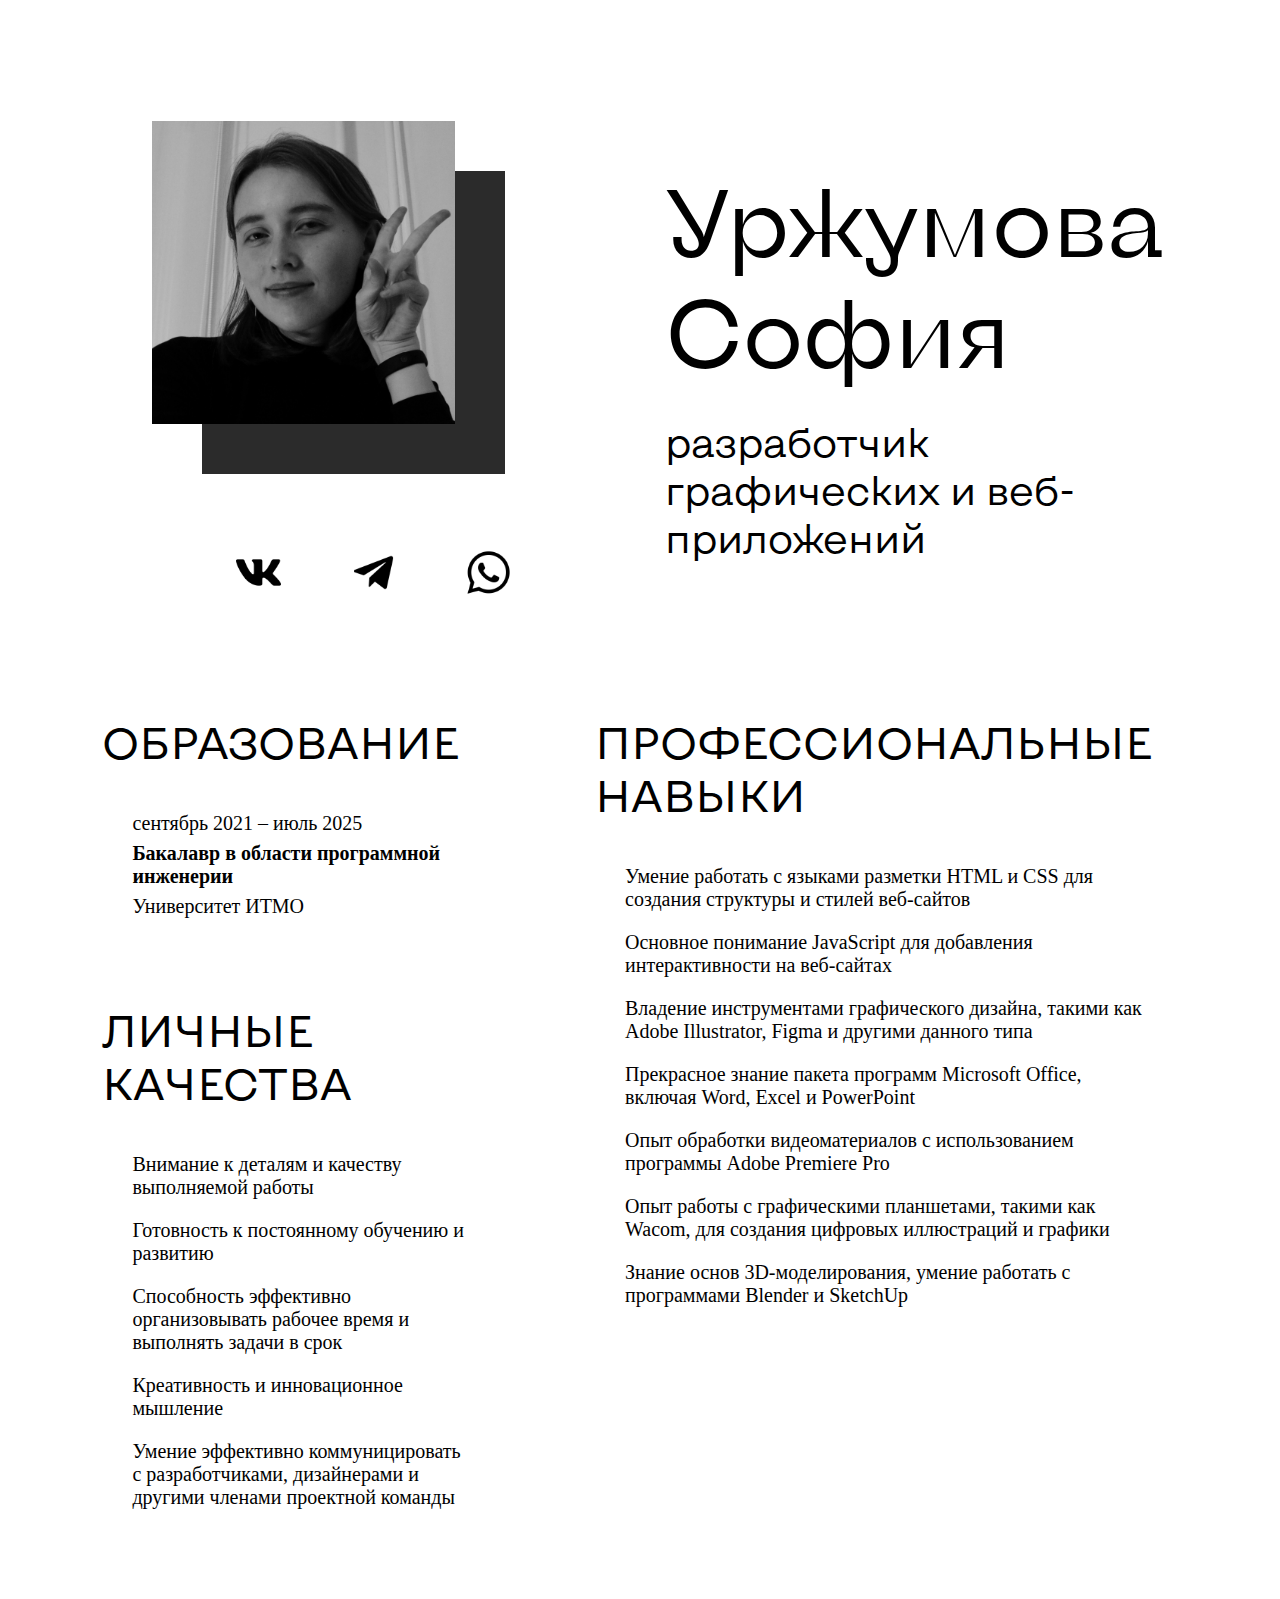
<file: index.html>
<!DOCTYPE html>
<html lang="en">

<head>
    <meta charset="UTF-8">
    <meta http-equiv="X-UA-Compatible" content="IE=edge">
    <meta name="viewport" content="width=device-width, initial-scale=1.0">
    <link rel="stylesheet" href="style.css" type="text/css" />
    <title>My Resume</title>
</head>

<body>
    <header>
       <div class="my_photo">
                <picture>
                    <source media="(min-width: 1536px)" srcset="pic1-3x.jpg 1x" type="image/jpeg">
                    <source media="(min-width: 1024px)" srcset="pic1-2x.jpg 1x, pic1-3x.jpg 2x" type="image/jpeg">
                    <source media="(min-width: 480px)" srcset="pic1-1x.jpg 1x, pic1-2x.jpg 2x, pic1-3x.jpg 3x" type="image/jpeg">
                    <img src="pic1.jpg" alt="#" id="picture1">
                </picture>
            <div class="icon">
                <form action="https://vk.com/urzhumovas" target="_blank" class="btn">
                    <button id="vk">
                        <img src="vk.png" class="image">
                    </button>
                </form>
                <form action="https://t.me/arasarnde" target="_blank" class="btn">
                    <button id="tg">
                        <img src="telegram.png" class="image">
                    </button>
                </form>
                <form action="https://wa.me/79777397069" target="_blank" class="btn">
                    <button id="wa">
                        <img src="whatsapp.png" class="image">
                    </button>
                </form>
            </div>
        </div>
        <div class="my_name">
            <p class="font1">Уржумова</p>
            <p class="font1">София</p>
            <p class="font3">разработчик графических и веб-приложений</p>
        </div>
   </header>
   <main>
       <section class="sec1">
            <div class="education">
                <p class="font2">ОБРАЗОВАНИЕ</p>
                <p class="text">сентябрь 2021 – июль 2025</p>
                <p class="fontBold">Бакалавр в области программной инженерии</p>
                <p class="text">Университет ИТМО</p>
            </div>
            <div class="soft-skills">
                <p class="font2">ЛИЧНЫЕ КАЧЕСТВА</p>
                <p class="text">Внимание к деталям и качеству выполняемой работы</p>
                <p class="text">Готовность к постоянному обучению и развитию</p>
                <p class="text">Способность эффективно организовывать рабочее время и выполнять задачи в срок</p>
                <p class="text">Креативность и инновационное мышление</p>
                <p class="text">Умение эффективно коммуницировать с разработчиками, дизайнерами и другими членами проектной команды</p>
            </div>
        </section>

        <section class="sec2">
            <p class="font2">ПРОФЕССИОНАЛЬНЫЕ НАВЫКИ</p>
            <p class="text">Умение работать с языками разметки HTML и CSS для создания структуры и стилей веб-сайтов</p>
            <p class="text">Основное понимание JavaScript для добавления интерактивности на веб-сайтах</p>
            <p class="text">Владение инструментами графического дизайна, такими как Adobe Illustrator, Figma и другими данного типа</p>
            <p class="text">Прекрасное знание пакета программ Microsoft Office, включая Word, Excel и PowerPoint</p>
            <p class="text">Опыт обработки видеоматериалов с использованием программы Adobe Premiere Pro</p>
            <p class="text">Опыт работы с графическими планшетами, такими как Wacom, для создания цифровых иллюстраций и графики</p>
            <p class="text">Знание основ 3D-моделирования, умение работать с программами Blender и SketchUp</p>
        </section>
    </main>
</body>
</html>
</file>
<file: style.css>
body {
    background-color: white;
    margin-left: 0px;
    margin-top: 0px;
    margin-right: 0px;
}

main {
    margin-top: 70px;
    margin-bottom: 70px;
    display: flex;
    flex-direction: row;
    width: 100%;
}

header {
    margin-top: 20px;
    display: flex;
    flex-direction: row;
    width: 100%;
}

.me {
    width: 100%;
    display: flex;
    flex-direction: row;
}

.my_name {
    margin-left: 160px;
    margin-top: 45px;
}

.my_photo {
    width: 50%;
}

#picture1{
    width: 60%;
    margin-top: 20%;
    margin-bottom: 10%;
    margin-left: 30%;
    box-shadow: 50px 50px rgba(19, 19, 19, 0.899);
}

@font-face {
	font-family: 'KyivTypeSans'; 
	src: url(KyivTypeSansRegular-.otf); 
}

@font-face {
	font-family: 'KyivTypeBold'; 
	src: url(KyivTypeSansBold.otf); 
}

@font-face {
	font-family: 'KyivTypeSans2'; 
	src: url(KyivTypeSansRegular.otf); 
}

.font1 {
    font-family: 'KyivTypeSans';
    color: #000;
    font-size: 96px;
    font-style: normal;
    font-weight: 350;
    margin-bottom: -100px;
}

.font2 {
    font-family: 'KyivTypeSans2';
    color: #000;
    font-size: 44px;
    font-style: normal;
    font-weight: 350;
}

.font3 {
    font-family: 'KyivTypeSans2';
    color: #000;
    font-size: 40px;
    font-style: normal;
    font-weight: 200;
    margin-top: 130px;
    width: 80%;
}

.fontBold {
    font-family: 'Century gothic';
    color: #000;
    font-size: 20px;
    font-weight: bold;
    margin-left: 30px;
    margin-top: -13px;
    margin-bottom: -13px;
}

.text {
    font-family: 'Century gothic';
    color: #000;
    font-size: 20px;
    font-style: normal;
    font-weight: 200;
    margin-left: 30px;
}

span.bold {
    font-weight: bold;
}

.sec1 {
   margin-left: 8%; 
   margin-right: 10%;
}

.sec2 {
    margin-right: 10%;
}

#tg, #wa, #vk {
    margin-top: 70px;
    margin-left: 70px;
    width: 45px;
    height: 45px;
    background-color: white;
    border: white;
}

#vk {
    margin-left: 230px;
}

.image {
    width: 45px;
    height: 45px;
}

.icon {
    display: flex;
}

.soft-skills {
    margin-top: 85px;
}
</file>
